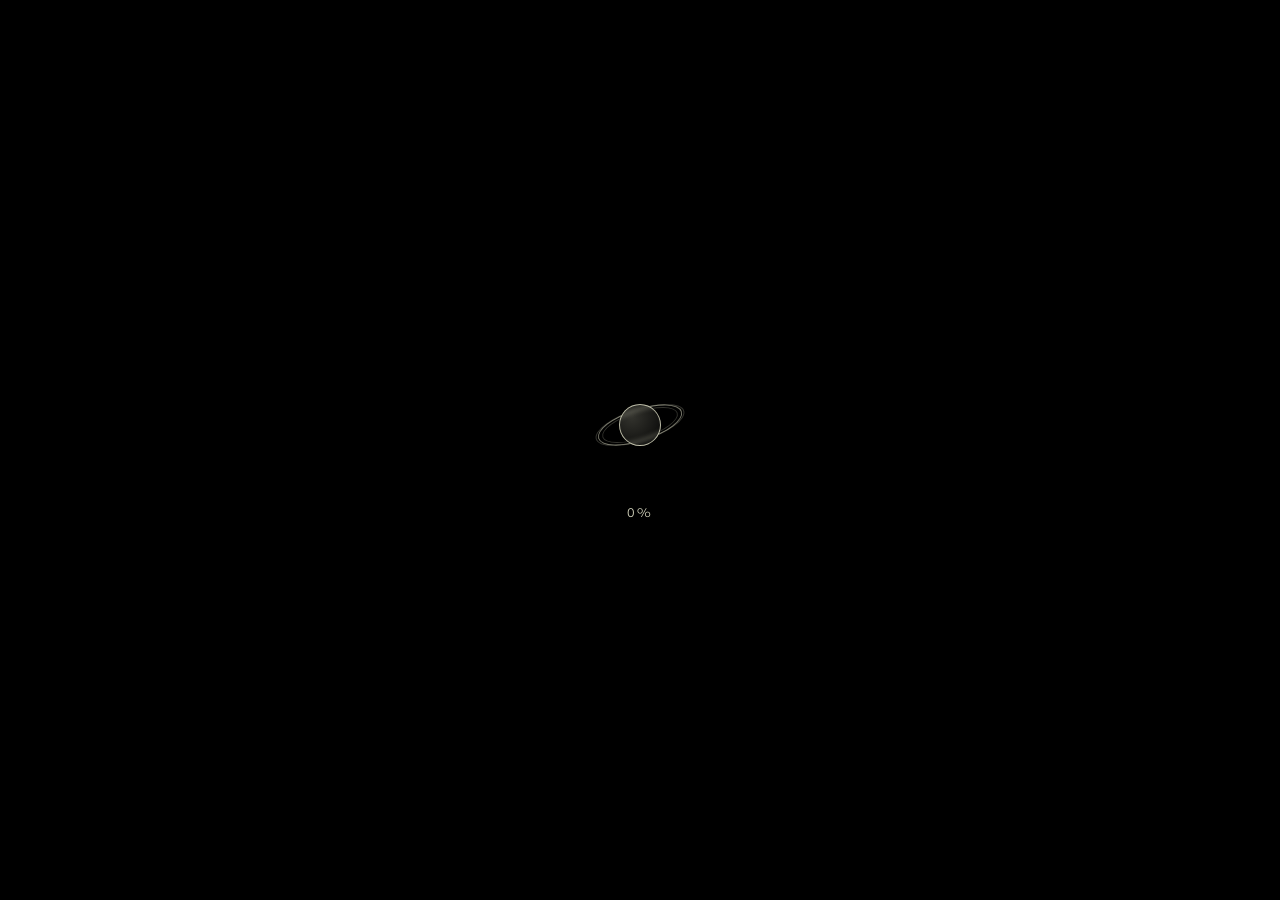
<file: index.html>
<!DOCTYPE html>
<html lang="en">
<head>
  <meta charset="UTF-8" />
  <title>HOME</title>

  <style>
    * {
      margin: 0;
      padding: 0;
      box-sizing: border-box;
    }

    body {
      overflow: hidden;
      background: #000;
    }

    canvas {
      display: block;
    }

    /* ===== FONTS ===== */
    @font-face {
      font-family: 'Melodrama';
      src: url('assets/fonts/Melodrama-Semibold.woff2') format('woff2');
      font-weight: 700;
    }

  @font-face { 
  font-family: 'Melodrama'; 
  src: url('assets/fonts/Melodrama-Bold.woff2') format('woff2');
  font-weight: 800;
}

    @font-face {
      font-family: 'GeneralSans';
      src: url('assets/fonts/GeneralSans-Regular.woff2') format('woff2');
      font-weight: 500;
    }

    @font-face {
      font-family: 'Azeret Mono';
      src: url('assets/fonts/AzeretMono-Thin.woff2') format('woff2');
      font-weight: 100;
    }

    @font-face {
  font-family: "ProjectFont";
  src: url("assets/fonts/ProjectFont.otf") format("opentype");
  font-weight: normal;
  font-style: normal;
}

    /* ===== UI ===== */
    .ui {
      position: fixed;
      inset: 0;
      pointer-events: none;
      z-index: 10;
      opacity: 0;
      transition: opacity 1.5s ease;
    }

    .brand {
      position: absolute;
      top: 30px;
      left: 40px;
      color: #ffffe3;
      font-family: 'Melodrama';
      font-weight: 700;
      font-size: 37px;
    }

    .nav {
      position: absolute;
      top: 30px;
      right: 40px;
      display: flex;
      gap: 30px;
      pointer-events: auto;
    }

    .nav a {
      color: #ffffe3;
      font-family: 'GeneralSans';
      font-size: 16px;
      cursor: pointer;
      position: relative;
      transition: all 0.25s ease;
    }

    .nav a:hover {
      transform: scale(1.15);
    }

    .nav a::after {
      content: '';
      position: absolute;
      left: 0;
      bottom: -4px;
      width: 0%;
      height: 2px;
      background: white;
      transition: width 0.25s ease;
    }

    .nav a:hover::after {
      width: 100%;
    }

    

    .hint {
      position: absolute;
      bottom: 30px;
      left: 50%;
      transform: translateX(-50%);
      color: white;
      font-family: 'GeneralSans';
      font-size: 12px;
      opacity: 0.7;
      letter-spacing: 1px;
    }
    
    /* ===== LOADER ===== */

#loader{
  position: fixed;
  inset: 0;
  background: #000;
  z-index: 99999;

  display: flex;
  justify-content: center;
  align-items: center;

  transition:
    opacity 1.2s ease,
    visibility 1.2s ease;
}

#loader.hide{
  opacity: 0;
  visibility: hidden;
}

.loader-center{
  display: flex;
  flex-direction: column;
  align-items: center;
  gap: 34px;
}

/* ===== SATURN ===== */

.loader-saturn{
  position: relative;
  width: 90px;
  height: 90px;

  animation: loaderFloat 4s ease-in-out infinite;
}

.loader-planet{
  position: absolute;
  inset: 0;
  margin: auto;

  width: 42px;
  height: 42px;

  border-radius: 50%;

  border: 1px solid rgba(255,255,227,0.7);

  background:
    radial-gradient(
      circle at 30% 30%,
      rgba(255,255,227,0.2),
      rgba(255,255,227,0.02)
    );

  backdrop-filter: blur(2px);
}

.loader-ring{
  position: absolute;
  inset: 0;
  margin: auto;

  width: 88px;
  height: 32px;

  border-radius: 50%;

  border: 1px solid rgba(255,255,227,0.5);

  transform: rotate(-18deg);

  opacity: 0.9;
}

.loader-ring::before,
.loader-ring::after{
  content: '';
  position: absolute;
  inset: 0;

  border-radius: 50%;
  border: 1px solid rgba(255,255,227,0.22);
}

.loader-ring::before{
  transform: scale(1.08);
}

.loader-ring::after{
  transform: scale(0.92);
}

/* ===== TEXT ===== */

.loader-progress{
  color: #ffffe3;
  font-family: 'GeneralSans';
  font-size: 13px;
  letter-spacing: 2px;
  opacity: 0.85;
}

/* ===== ANIM ===== */

@keyframes loaderFloat{
  0%{
    transform:
      translateY(0px)
      rotate(0deg);
  }

  50%{
    transform:
      translateY(-6px)
      rotate(2deg);
  }

  100%{
    transform:
      translateY(0px)
      rotate(0deg);
  }
}
  </style>
</head>
<body data-page="home">

  <!-- ===== LOADER ===== -->
<div id="loader">

  <div class="loader-center">

    <div class="loader-saturn">
      <div class="loader-ring"></div>
      <div class="loader-planet"></div>
    </div>

    <div class="loader-progress">
      <span id="loadPercent">0%</span>
    </div>

  </div>

</div>
  <canvas id="scene"></canvas>

  <div class="ui">
    <div class="brand">BENGAL</div>

    <div class="nav">
      <a href="index.html">HOME</a>
      <a href="works.html">WORKS</a>
      <a href="info.html">INFO</a>
    </div>

    <div class="hint">DRAG OR SCROLL TO DISCOVER</div>
  </div>

  <script type="module" src="./main.js"></script>

</body>
</html>
</file>
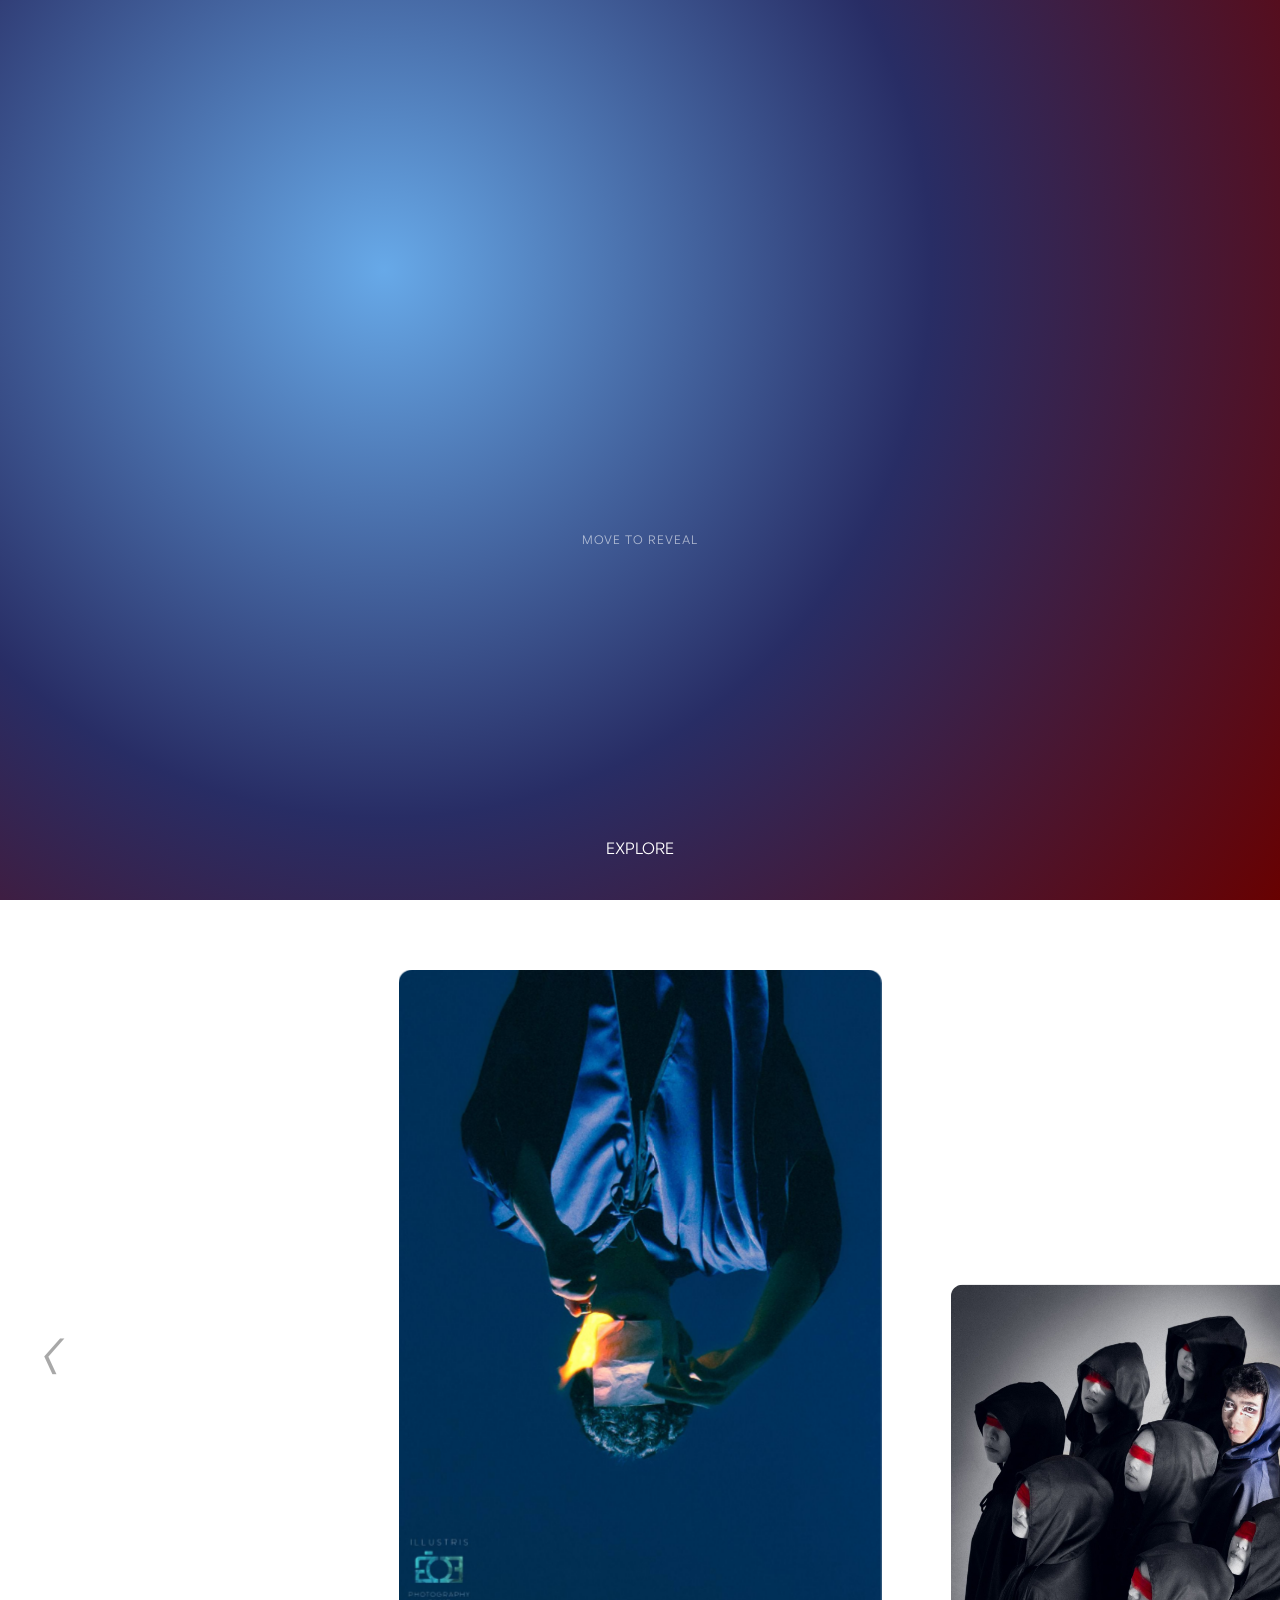
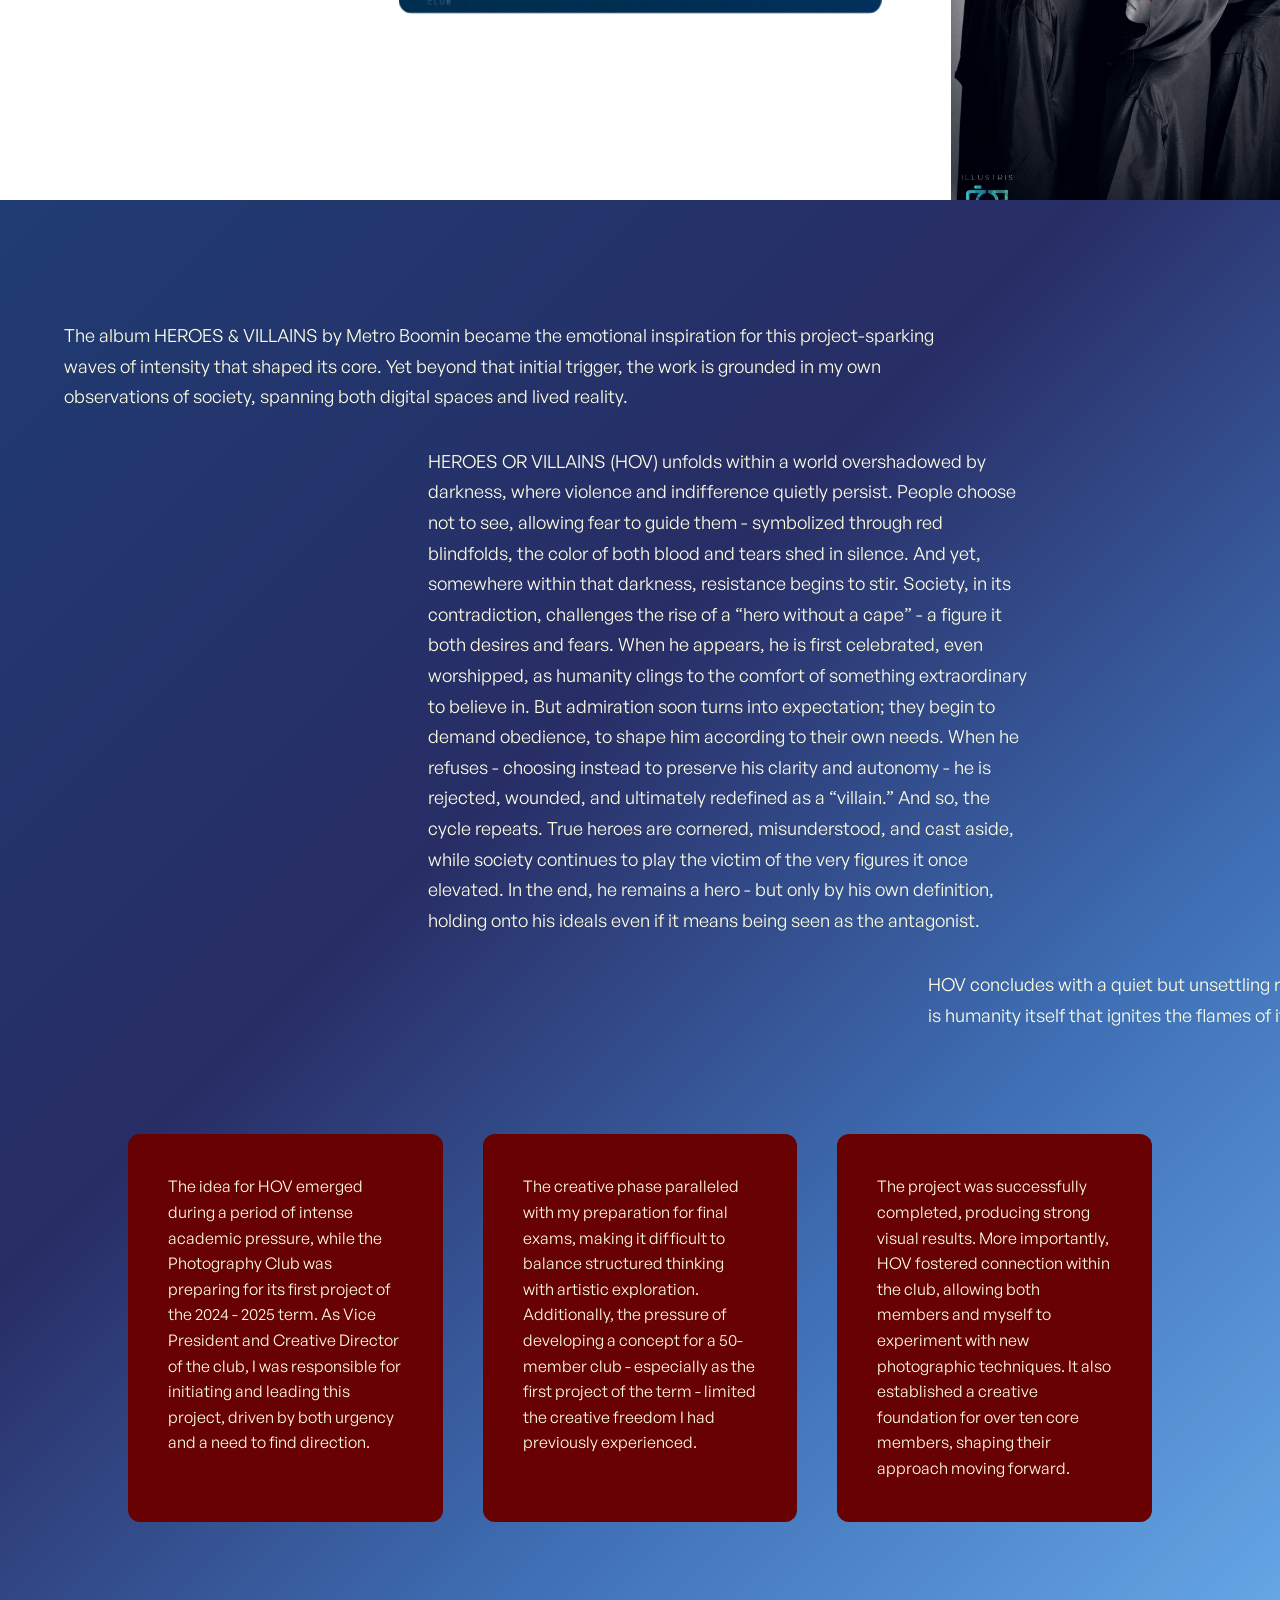
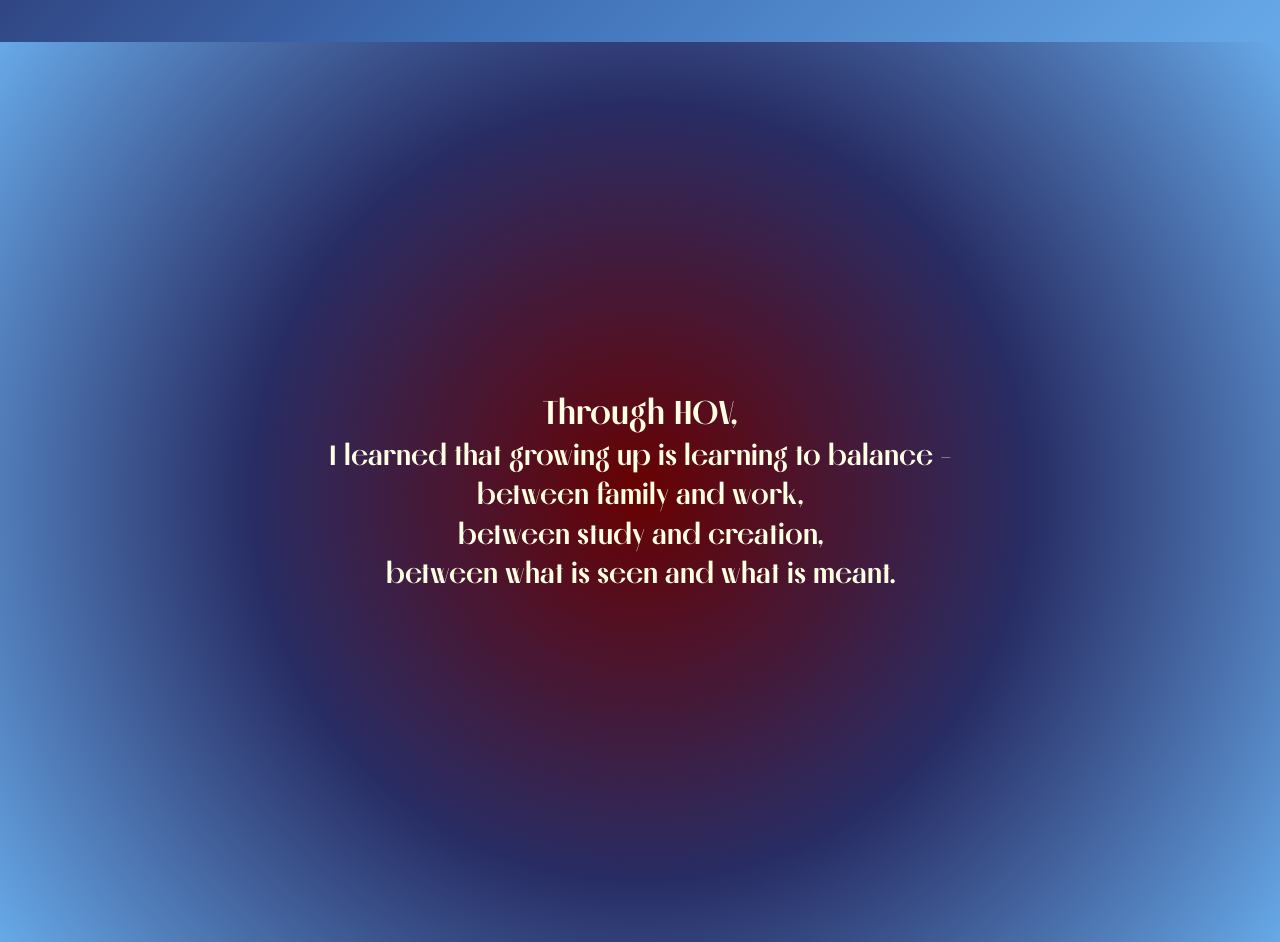
<file: hov.html>
<!DOCTYPE html>
<html lang="en">
<head>
<meta charset="UTF-8">
<meta name="viewport" content="width=device-width, initial-scale=1.0">
<title>HEROES OR VILLAINS</title>

<style>
@font-face { font-family: 'ProjectFont'; src: url('assets/fonts/ProjectFont.woff2'); }
@font-face { font-family: 'Melodrama'; src: url('assets/fonts/Melodrama-Bold.woff2'); }
@font-face { font-family: 'GeneralSans'; src: url('assets/fonts/GeneralSans-Regular.woff2'); }
@font-face { font-family: 'AzeretMono'; src: url('assets/fonts/AzeretMono-ThinItalic.woff2'); }

*{margin:0;padding:0;box-sizing:border-box;}
body{font-family:'GeneralSans';overflow-x:hidden;}

/* NAV */
.ui {
      position: fixed;
      inset: 0;
      pointer-events: none;
      z-index: 10;
    }

.brand {
      position: absolute;
      top: 30px;
      left: 40px;
      color: black;
      font-family: 'Melodrama';
      font-weight: 700;
      font-size: 37px;
    }

    .nav {
      position: absolute;
      top: 30px;
      right: 40px;
      display: flex;
      gap: 30px;
      pointer-events: auto;
    }

    .nav a {
  color: black;
  font-family: 'GeneralSans';
  font-size: 16px;
  cursor: pointer;
  position: relative;
  transition: all 0.25s ease;
  text-decoration: none; /* 👈 dòng quan trọng */
}

    .nav a:hover {
      transform: scale(1.15);
    }

    .nav a::after {
      content: '';
      position: absolute;
      left: 0;
      bottom: -4px;
      width: 0%;
      height: 2px;
      background: black;
      transition: width 0.25s ease;
    }

    .nav a:hover::after {
      width: 100%;
    }

/* ===== INTRO ===== */
.intro{
  position: fixed;
  inset: 0;
  z-index: 9999;

  display:flex;
  justify-content:center;
  align-items:center;
  flex-direction:column;

  background: radial-gradient(circle at 30% 30%,#67a9e8,#282d65,#680101);
}

.hint{
  position:absolute;
  top:60%; /* 👈 chỉnh lên xuống */
  left:50%;
  transform:translate(-50%,-50%);

  color:white;
  font-family:'GeneralSans';
  font-size:12px;
  opacity:0.6;
  letter-spacing:1px;

  pointer-events:none;
  transition:0.4s;
  animation: fadeIn 1.5s ease forwards;
}
@keyframes fadeIn{
  from{opacity:0}
  to{opacity:0.6}
}

/* TILT SHIFT TEXT */
.intro h1{
  font-family:'Melodrama';
  font-size:7vw;
  color:white;

  filter: blur(18px); /* blur nền */
}
#title{
  -webkit-mask-repeat: no-repeat;
  mask-repeat: no-repeat;
}

/* EXPLORE */
.explore{
position:absolute;
bottom:40px;
color:white;
cursor:pointer;
}
.explore::after{
content:"";display:block;height:1px;width:0;background:white;transition:.3s;
}
.explore:hover::after{width:100%;}

/* ẨN INTRO */
.intro.hide{
opacity:0;
pointer-events:none;
transition:0.8s;
}

#title {
  opacity: 0;

  /* 👇 bắt buộc để mask hoạt động */
  -webkit-mask-repeat: no-repeat;
  mask-repeat: no-repeat;

  -webkit-mask-size: cover;
  mask-size: cover;

  color: white;
}

/* ===== HERO ===== */
.hero{
  height:100vh;
  background:url('assets/images/hov/background.jpg') center/cover;
  position:relative;
  display:flex;
  justify-content:center;
  align-items:center;
  color:black;
}

.hero::after{
  content:"";
  position:absolute;
  inset:0;
  backdrop-filter: blur(20px);
  z-index:1;
}

/* layer */
.hero-content,
.timeline-left,
.timeline-right{
  position:relative;
  z-index:2;
  color:white;
}

/* TEXT */
.title{
  font-family:'ProjectFont';
  font-size:10vw;
}

.tagline{
  margin-top:20px;
  font-style:italic;
  text-align:center;
}

/* ===== ANIMATION ===== */

.hero-content {
  opacity: 0;
  transform: scale(0.9);
  filter: blur(12px);
  transition: all 1.8s cubic-bezier(0.22, 1, 0.36, 1);
}

.hero-content.show {
  opacity: 1;
  transform: scale(1);
  filter: blur(0);
}

/* tagline riêng */
.tagline {
  opacity: 0;
  transform: translateY(25px);
  transition: all 1.6s ease;
}

.hero-content.show .tagline {
  opacity: 1;
  transform: translateY(0);
  transition-delay: 1.1s;
}

/* TIMELINE */
.timeline-left{
position:absolute;
top:30px;
left:40px;
font-family:'AzeretMono';
font-size:22px;
}
.timeline-right{
position:absolute;
bottom:30px;
right:40px;
font-family:'AzeretMono';
font-size:22px;
}

/* ===== SECTION 2 ===== */
.gallery {
  height: 100vh;
  position: relative;
  overflow: hidden;
  display: flex;
  align-items: center;
  justify-content: center;
}

.item {
  position: absolute;
  top: 50%;
  left: 50%;
  transition: all 0.6s ease;
  opacity: 0;

  width: auto;
  height: auto;
}

.item img {
  width: auto;
  height: auto;
  max-width: 600px;   /* 👈 giới hạn thôi, không ép */
  max-height: 65vh;

  object-fit: contain; /* 👈 không crop nữa */
  display: block;
  border-radius: 12px;
}

/* CENTER */

.item.center {
  transform: translate(-50%, -60%) scale(1.1);
  z-index: 10; /* 👈 QUAN TRỌNG */
}

/* LEFT */
.item.left {
  transform: translate(-500px, -160px) scale(0.95);
}

/* RIGHT */
.item.right {
  transform: translate(300px, -80px) scale(0.95);
}

/* LEFT xa */
.item.left-2 {
  transform: translate(-900px, -220px) scale(0.8);
}

/* RIGHT xa */
.item.right-2 {
  transform: translate(700px, -120px) scale(0.8);
}

.item.center,
.item.left,
.item.right,
.item.left-2,
.item.right-2 {
  opacity: 1;
}

.label {
  position: absolute;
  bottom: 100%;   /* 👈 đẩy lên trên ảnh */
  right: 0;       /* 👈 góc phải của ảnh */

  margin-bottom: 8px; /* 👈 cách ảnh 1 chút */

  font-size: 18px;
  color: black;
  font-weight: 500;

  letter-spacing: 0.5px;
  line-height: 1.4;

  max-width: 320px;
  text-align: right;

  white-space: normal;

  z-index: 10;
}

.item:not(.center) .label {
  opacity: 0.5;
}

.item.center .label {
  opacity: 1;
}

.arrow{
  position:absolute;
  top:50%;
  transform:translateY(-50%);

  font-family:'AzeretMono';

  font-size:88px;
  font-weight:100;
  line-height:0.7;

  color:rgba(0,0,0,0.34);

  cursor:pointer;
  user-select:none;

  z-index:20;

  transition:
    transform .35s cubic-bezier(.19,1,.22,1),
    opacity .35s ease,
    color .35s ease;
}

.arrow:hover{
  color:rgba(0,0,0,0.72);
  transform:translateY(-50%) scale(1.06);
}

.arrow:active{
  transform:translateY(-50%) scale(.96);
}

.arrow.left{
  left:24px;
}

.arrow.right{
  right:24px;
}

.arrow.disabled{
  opacity:.12;
  pointer-events:none;
}

/* ===== SECTION 3 ===== */
.info{
  position: relative;
  min-height: 100vh;

  background: linear-gradient(
    135deg,
    #1f3c73 0%,
    #282d65 40%,
    #3f6fb5 70%,
    #67a9e8 100%
  );

  display: flex;
  flex-direction: column;
  justify-content: space-between;

  padding: 120px 10vw;
  color: #ffffe3;

  overflow: hidden;
}

/* phần text trên */
.info-text{
  max-width: 900px;
}

.info-text p{
  font-family: 'GeneralSans';
  font-size: 18px;
  line-height: 1.6;
  margin-bottom: 24px;
}

.info-text p {
  opacity: 0;
  transform: translateY(40px);
  filter: blur(6px);
  transition: all 1s ease;
}

.info-text p.show {
  opacity: 1;
  transform: translateY(0);
  filter: blur(0);
}

.boxes{
  display: flex;
  gap: 40px;
  margin-top: 80px;

  align-items: stretch; /* 👈 đảm bảo box cao đều */
}

.box{
  flex: 1;
  background: #680101;
  padding: 40px;
  border-radius: 12px;

  font-size: 16px;
  line-height: 1.6;
  min-height: 220px;

  /* 👇 FIX TEXT */
  overflow: visible !important;
  text-overflow: clip !important;
  white-space: normal !important;

  display: block !important;
  -webkit-line-clamp: unset !important;
  -webkit-box-orient: unset !important;
}

.box {
  opacity: 0;
  transform: translateY(60px) scale(0.95);
  transition: all 0.8s ease;
}

.box.show {
  opacity: 1;
  transform: translateY(0) scale(1);
}

.info-text{
  display: flex;
  flex-direction: column;
  gap: 10px;
  max-width: 900px;
}

/* base */
.info-text p{
  font-size: 18px;
  line-height: 1.7;
  max-width: 900px;
}

/* bậc thang NHẸ – nhìn tinh tế */
.info-text p:nth-child(1){
  margin-left: -5vw;
}

.info-text p:nth-child(2){
  margin-left: 300px;
}

.info-text p:nth-child(3){
  margin-left: 0;              /* reset lại */
  max-width: 520px;            /* giữ độ dài đẹp */
  transform: translateX(800px); /* 👈 đẩy sang phải nhưng KHÔNG bị bó */    
}

/* ===== REFLECTION ===== */
.reflection{
  height:100vh;
  display:flex;
  justify-content:center;
  align-items:center;
  text-align:center;

  background: radial-gradient(
    circle at center,
    #680101 0%,     /* đỏ ở giữa */
    #282d65 50%,    /* xanh đậm */
    #67a9e8 100%    /* xanh sáng */
  );
}

.reflection p{
font-family:'Melodrama';
font-size:2.2vw;
max-width:900px;
color:#ffffe3;
line-height:1.4;
}
.reveal-text span {
  display: block;
  opacity: 0;
  transform: translateY(30px);
  filter: blur(8px);
  transition: all 1.2s cubic-bezier(0.22, 1, 0.36, 1);
}

/* khi active */
.reveal-text.show span {
  opacity: 1;
  transform: translateY(0);
  filter: blur(0);
}

/* delay từng dòng */
.reveal-text.show span:nth-child(1){ transition-delay: 0.2s; }
.reveal-text.show span:nth-child(2){ transition-delay: 0.5s; }
.reveal-text.show span:nth-child(3){ transition-delay: 0.8s; }
.reveal-text.show span:nth-child(4){ transition-delay: 1.1s; }
.reveal-text.show span:nth-child(5){ transition-delay: 1.4s; }

.reveal-text span:first-child {
  font-size: 2.6vw;
  font-weight: bold;
}
</style>
</head>

<body>

<!-- INTRO -->
<div class="intro" id="intro">
  <h1 id="title">Hero and villain</h1>
  <div class="hint" id="hint">MOVE TO REVEAL</div>
  <div class="explore" onclick="enterSite()">EXPLORE</div>
</div>

<!-- HERO -->
<section class="hero" id="main">
<div class="timeline-left">DECEMBER 2024</div>
<div class="timeline-right">FEBRUARY 2025</div>

<div class="hero-content">
<div class="title">HEROES OR VILLAINS</div>
<div class="tagline">
A distinct experience - serving as a stepping stone for the journeys that follow.
</div>
</div>
</section>

<!-- SECTION 2 -->
<section class="gallery">
  <div class="slider" id="slider">

 <div class="item">
  <img src="assets/images/hov/1.jpg">
</div>

<div class="item">
  <img src="assets/images/hov/2.jpg">
  <div class="label">Chaos</div>
</div>

<div class="item">
  <img src="assets/images/hov/3.jpg">
</div>

<div class="item">
  <img src="assets/images/hov/4.jpg">
  <div class="label">"Not all heroes wear capes"</div>
</div>

<div class="item">
  <img src="assets/images/hov/5.jpg">
</div>

<div class="item">
  <img src="assets/images/hov/6.jpg">
</div>

<div class="item">
  <img src="assets/images/hov/7.jpg">
</div>

<div class="item">
  <img src="assets/images/hov/8.jpg">
  <div class="label">
  "Barely knowing the ledge,<br>
  despite coping with living their life<br>
  as two hands"
  </div>
</div>

<div class="item">
  <img src="assets/images/hov/9.jpg">
</div>

<div class="item">
  <img src="assets/images/hov/10.jpg">
  <div class="label">"Am I a hero or villain?"</div>
</div>

<div class="item">
  <img src="assets/images/hov/11.jpg">
</div>

<div class="item">
  <img src="assets/images/hov/12.jpg">
  <div class="label">
  "You're not the real heroes,<br>
  I'm the real hero."
 </div>
</div>

<div class="item">
  <img src="assets/images/hov/13.jpg">
</div>

<div class="item">
  <img src="assets/images/hov/14.jpg">
</div>
 <div class="arrow left" id="arrowLeft">‹</div>
 <div class="arrow right" id="arrowRight">›</div>
  </div>
</section>
<!-- SECTION 3 -->
<section class="info">

<div class="info-text">
  <p> The album HEROES & VILLAINS by Metro Boomin became the emotional inspiration for this project-sparking waves of intensity that shaped its core. Yet beyond that initial trigger, the work is grounded in my own observations of society, spanning both digital spaces and lived reality.</p> 
  <p> HEROES OR VILLAINS (HOV) unfolds within a world overshadowed by darkness, where violence and indifference quietly persist. People choose not to see, allowing fear to guide them - symbolized through red blindfolds, the color of both blood and tears shed in silence. And yet, somewhere within that darkness, resistance begins to stir.
Society, in its contradiction, challenges the rise of a “hero without a cape” - a figure it both desires and fears. When he appears, he is first celebrated, even worshipped, as humanity clings to the comfort of something extraordinary to believe in. But admiration soon turns into expectation; they begin to demand obedience, to shape him according to their own needs. When he refuses - choosing instead to preserve his clarity and autonomy - he is rejected, wounded, and ultimately redefined as a “villain.”
And so, the cycle repeats. True heroes are cornered, misunderstood, and cast aside, while society continues to play the victim of the very figures it once elevated. In the end, he remains a hero - but only by his own definition, holding onto his ideals even if it means being seen as the antagonist. </p>
  <p> HOV concludes with a quiet but unsettling reflection: perhaps it is humanity itself that ignites the flames of its own hell. </p>
</div>


<div class="boxes">
<div class="box">The idea for HOV emerged during a period of intense academic pressure, while the Photography Club was preparing for its first project of the 2024 - 2025 term. As Vice President and Creative Director of the club, I was responsible for initiating and leading this project, driven by both urgency and a need to find direction.</div>
<div class="box">The creative phase paralleled with my preparation for final exams, making it difficult to balance structured thinking with artistic exploration. Additionally, the pressure of developing a concept for a 50-member club - especially as the first project of the term - limited the creative freedom I had previously experienced. </div>
<div class="box">The project was successfully completed, producing strong visual results. More importantly, HOV fostered connection within the club, allowing both members and myself to experiment with new photographic techniques. It also established a creative foundation for over ten core members, shaping their approach moving forward.</div>
</div>

</section>

<!-- SECTION 4 -->
<section class="reflection">
<p class="reveal-text">
  <span>Through HOV,</span>
  <span>I learned that growing up is learning to balance -</span>
  <span>between family and work,</span>
  <span>between study and creation,</span>
  <span> between what is seen and what is meant.</span>
</p>
</section>

<script src="hov.js"></script>
 <div class="ui">
    <div class="brand">BENGAL</div>

    <div class="nav">
      <a href="index.html">HOME</a>
  <a href="works.html">WORKS</a>
  <a href="info.html">INFO</a>
    </div>

</body>
</html>
</file>
